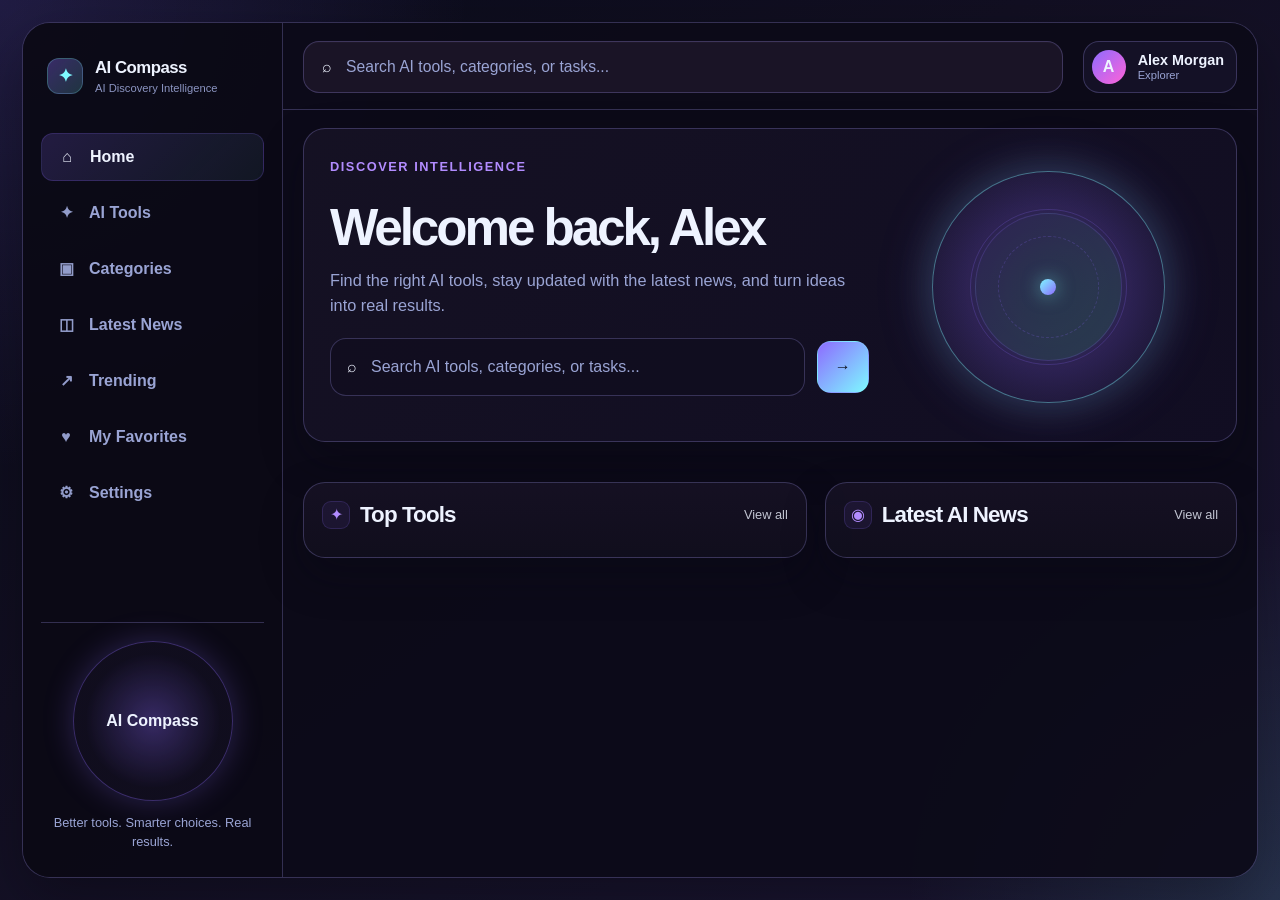
<file: index.html>
<!doctype html>
<html lang="en">
  <head>
    <meta charset="UTF-8" />
    <meta name="viewport" content="width=device-width, initial-scale=1.0" />
    <meta
      name="description"
      content="AI Compass dashboard for discovering, comparing, and evaluating AI tools with source-backed context."
    />
    <meta name="robots" content="index,follow" />
    <title>AI Compass | Discover Better AI Tools</title>
    <link rel="canonical" href="https://skhm9.github.io/ai-compass/" />
    <link rel="stylesheet" href="assets/styles.css" />
    <script src="assets/app.js" defer></script>
  </head>
  <body class="dashboard-shell">
    <div class="app-frame">
      <aside class="sidebar" id="sidebar">
        <div class="brand-wrap">
          <div class="brand-mark">✦</div>
          <div class="brand-copy">
            <div class="brand-name">AI Compass</div>
            <div class="brand-tag">AI Discovery Intelligence</div>
          </div>
        </div>

        <nav class="side-nav" aria-label="Main navigation">
          <a href="index.html" class="nav-item active">
            <span class="nav-icon">⌂</span>
            <span>Home</span>
          </a>
          <a href="tools.html" class="nav-item">
            <span class="nav-icon">✦</span>
            <span>AI Tools</span>
          </a>
          <a href="tools.html" class="nav-item">
            <span class="nav-icon">▣</span>
            <span>Categories</span>
          </a>
          <a href="news.html" class="nav-item">
            <span class="nav-icon">◫</span>
            <span>Latest News</span>
          </a>
          <a href="tools.html" class="nav-item">
            <span class="nav-icon">↗</span>
            <span>Trending</span>
          </a>
          <a href="tools.html" class="nav-item">
            <span class="nav-icon">♥</span>
            <span>My Favorites</span>
          </a>
          <a href="tools.html" class="nav-item">
            <span class="nav-icon">⚙</span>
            <span>Settings</span>
          </a>
        </nav>

        <div class="sidebar-footer">
          <div class="sidebar-badge">AI Compass</div>
          <p>Better tools. Smarter choices. Real results.</p>
        </div>
      </aside>

      <div class="main-panel">
        <header class="topbar">
          <button class="mobile-toggle" id="mobile-toggle" type="button" aria-label="Open navigation">
            ☰
          </button>

          <label class="top-search" for="top-search-input">
            <span class="search-icon">⌕</span>
            <input id="top-search-input" type="search" placeholder="Search AI tools, categories, or tasks..." aria-label="Search AI tools" />
          </label>

          <div class="user-chip">
            <div class="user-avatar">A</div>
            <div class="user-meta">
              <strong>Alex Morgan</strong>
              <span>Explorer</span>
            </div>
          </div>
        </header>

        <main class="dashboard-main">
          <section class="hero-block panel">
            <div class="hero-copy">
              <span class="eyebrow">DISCOVER INTELLIGENCE</span>
              <h1>Welcome back, Alex</h1>
              <p>Find the right AI tools, stay updated with the latest news, and turn ideas into real results.</p>

              <form id="hero-search-form" class="hero-search" action="tools.html" method="GET">
                <label class="hero-search-field">
                  <span class="search-icon">⌕</span>
                  <input id="hero-search-input" name="q" type="search" placeholder="Search AI tools, categories, or tasks..." aria-label="Search AI tools and categories" />
                </label>
                <button type="submit" class="hero-search-button" aria-label="Search tools">→</button>
              </form>

              <div id="home-category-pills" class="chip-row" aria-label="Quick categories"></div>
            </div>

            <div class="hero-graphic" aria-hidden="true">
              <div class="compass-outer">
                <div class="compass-inner">
                  <div class="compass-center"></div>
                </div>
              </div>
            </div>
          </section>

          <section id="dashboard-metrics" class="metric-grid" aria-live="polite"></section>

          <section class="content-grid">
            <div class="panel panel-list">
              <div class="section-header">
                <div class="section-title-wrap">
                  <span class="section-mark">✦</span>
                  <h2>Top Tools</h2>
                </div>
                <a href="tools.html" class="section-link">View all</a>
              </div>
              <div id="top-tools" class="tool-list" aria-live="polite"></div>
            </div>

            <div class="panel panel-list news-panel">
              <div class="section-header">
                <div class="section-title-wrap">
                  <span class="section-mark">◉</span>
                  <h2>Latest AI News</h2>
                </div>
                <a href="news.html" class="section-link">View all</a>
              </div>
              <div id="dashboard-news" class="news-list" aria-live="polite"></div>
            </div>
          </section>
        </main>
      </div>
    </div>
  </body>
</html>
</file>
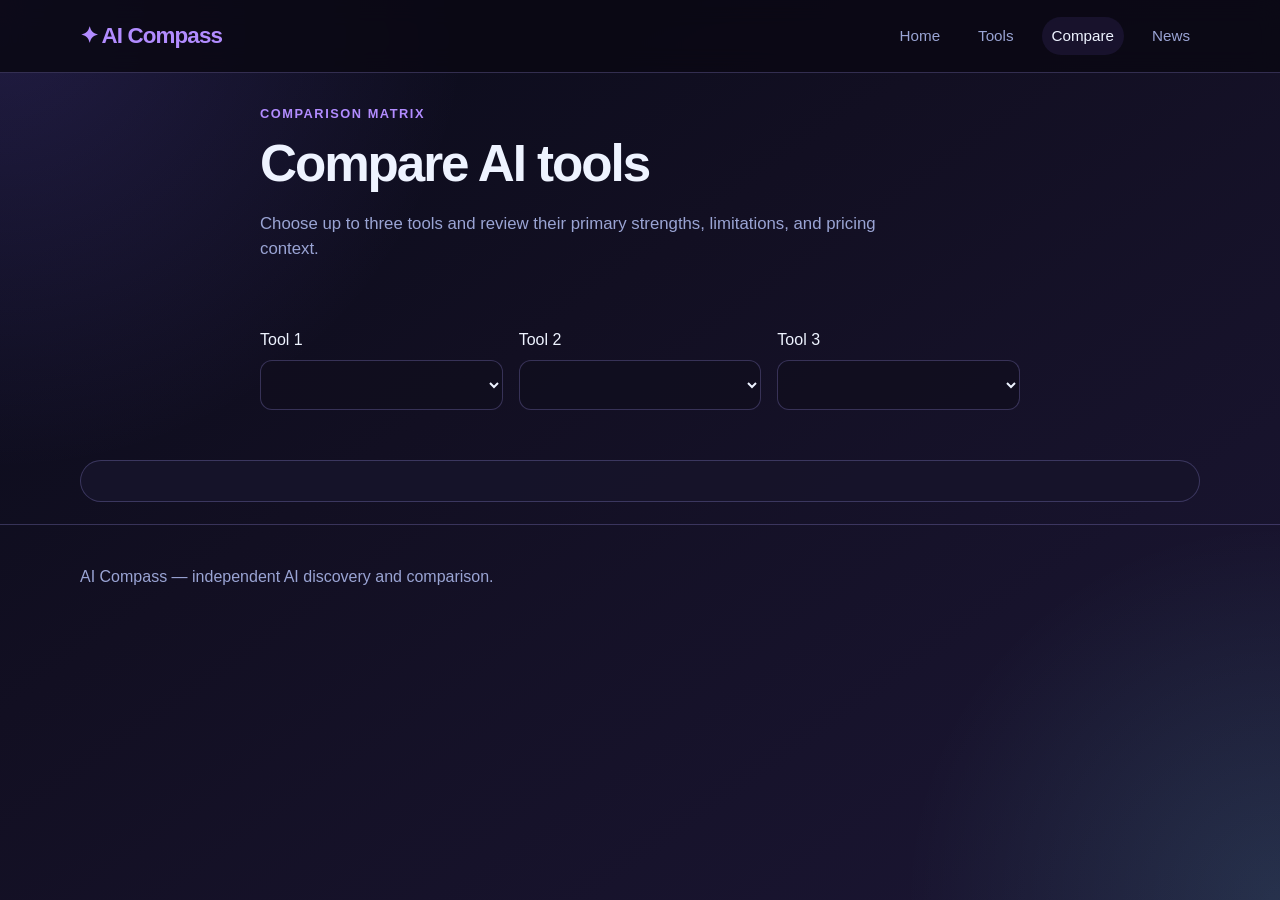
<file: comparison.html>
<!doctype html>
<html lang="en">
  <head>
    <meta charset="UTF-8" />
    <meta name="viewport" content="width=device-width, initial-scale=1.0" />
    <meta
      name="description"
      content="Compare AI tools side by side on pricing context, strengths, limitations, and source-backed notes."
    />
    <meta name="robots" content="index,follow" />
    <title>Compare AI Tools | AI Compass</title>
    <link rel="canonical" href="https://skhm9.github.io/ai-compass/comparison.html" />
    <link rel="stylesheet" href="assets/styles.css" />
    <script src="assets/app.js" defer></script>
  </head>
  <body>
    <header class="site-header">
      <div class="container nav-shell">
        <a href="index.html" class="brand" aria-label="AI Compass home">✦ AI Compass</a>
        <nav class="main-nav" aria-label="Main navigation">
          <a href="index.html">Home</a>
          <a href="tools.html">Tools</a>
          <a href="comparison.html" class="active">Compare</a>
          <a href="news.html">News</a>
        </nav>
      </div>
    </header>

    <main class="page-shell">
      <section class="section page-head">
        <div class="container narrow">
          <span class="eyebrow">Comparison matrix</span>
          <h1>Compare AI tools</h1>
          <p class="page-intro">Choose up to three tools and review their primary strengths, limitations, and pricing context.</p>
        </div>
      </section>

      <section class="section">
        <div class="container narrow compare-selectors">
          <div class="selector-group">
            <label for="compare-tool-1">Tool 1</label>
            <select id="compare-tool-1" aria-label="Choose first tool"></select>
          </div>
          <div class="selector-group">
            <label for="compare-tool-2">Tool 2</label>
            <select id="compare-tool-2" aria-label="Choose second tool"></select>
          </div>
          <div class="selector-group">
            <label for="compare-tool-3">Tool 3</label>
            <select id="compare-tool-3" aria-label="Choose third tool"></select>
          </div>
        </div>
      </section>

      <section class="section">
        <div class="container">
          <div id="compare-output" class="compare-panel" aria-live="polite"></div>
        </div>
      </section>
    </main>

    <footer class="site-footer">
      <div class="container footer-shell">
        <p>AI Compass — independent AI discovery and comparison.</p>
      </div>
    </footer>

    <script>
      document.addEventListener('DOMContentLoaded', () => {
        window.aiCompassApp && window.aiCompassApp.initComparisonPage();
      });
    </script>
  </body>
</html>
</file>
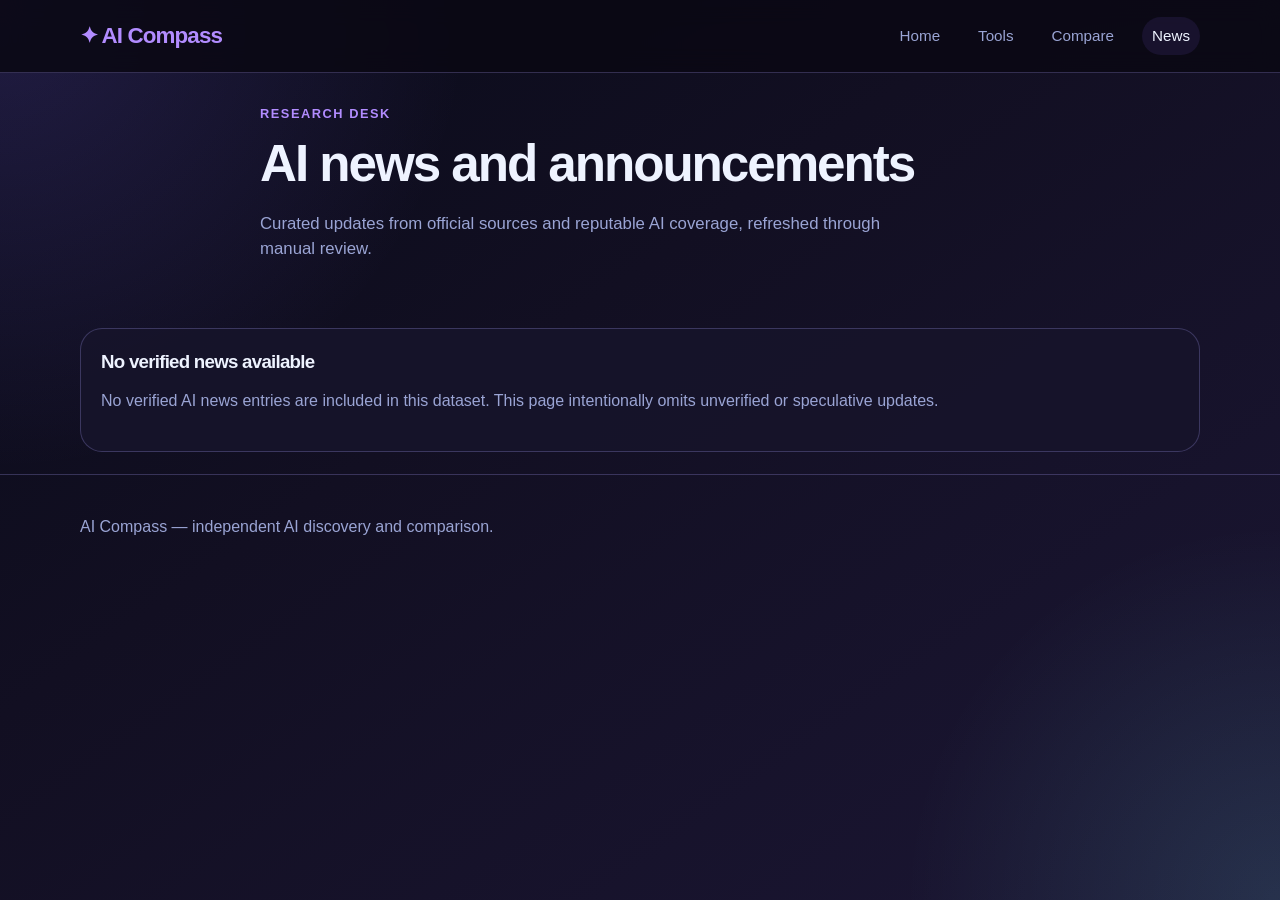
<file: news.html>
<!doctype html>
<html lang="en">
  <head>
    <meta charset="UTF-8" />
    <meta name="viewport" content="width=device-width, initial-scale=1.0" />
    <meta
      name="description"
      content="AI news, official updates, and curated product summaries from trusted sources on AI Compass."
    />
    <meta name="robots" content="index,follow" />
    <title>AI News | AI Compass</title>
    <link rel="canonical" href="https://skhm9.github.io/ai-compass/news.html" />
    <link rel="stylesheet" href="assets/styles.css" />
    <script src="assets/app.js" defer></script>
  </head>
  <body>
    <header class="site-header">
      <div class="container nav-shell">
        <a href="index.html" class="brand" aria-label="AI Compass home">✦ AI Compass</a>
        <nav class="main-nav" aria-label="Main navigation">
          <a href="index.html">Home</a>
          <a href="tools.html">Tools</a>
          <a href="comparison.html">Compare</a>
          <a href="news.html" class="active">News</a>
        </nav>
      </div>
    </header>

    <main class="page-shell">
      <section class="section page-head">
        <div class="container narrow">
          <span class="eyebrow">Research desk</span>
          <h1>AI news and announcements</h1>
          <p class="page-intro">Curated updates from official sources and reputable AI coverage, refreshed through manual review.</p>
        </div>
      </section>

      <section class="section">
        <div class="container">
          <div id="news-list" class="news-list" aria-live="polite"></div>
        </div>
      </section>
    </main>

    <footer class="site-footer">
      <div class="container footer-shell">
        <p>AI Compass — independent AI discovery and comparison.</p>
      </div>
    </footer>

    <script>
      document.addEventListener('DOMContentLoaded', () => {
        window.aiCompassApp && window.aiCompassApp.initNewsPage();
      });
    </script>
  </body>
</html>
</file>
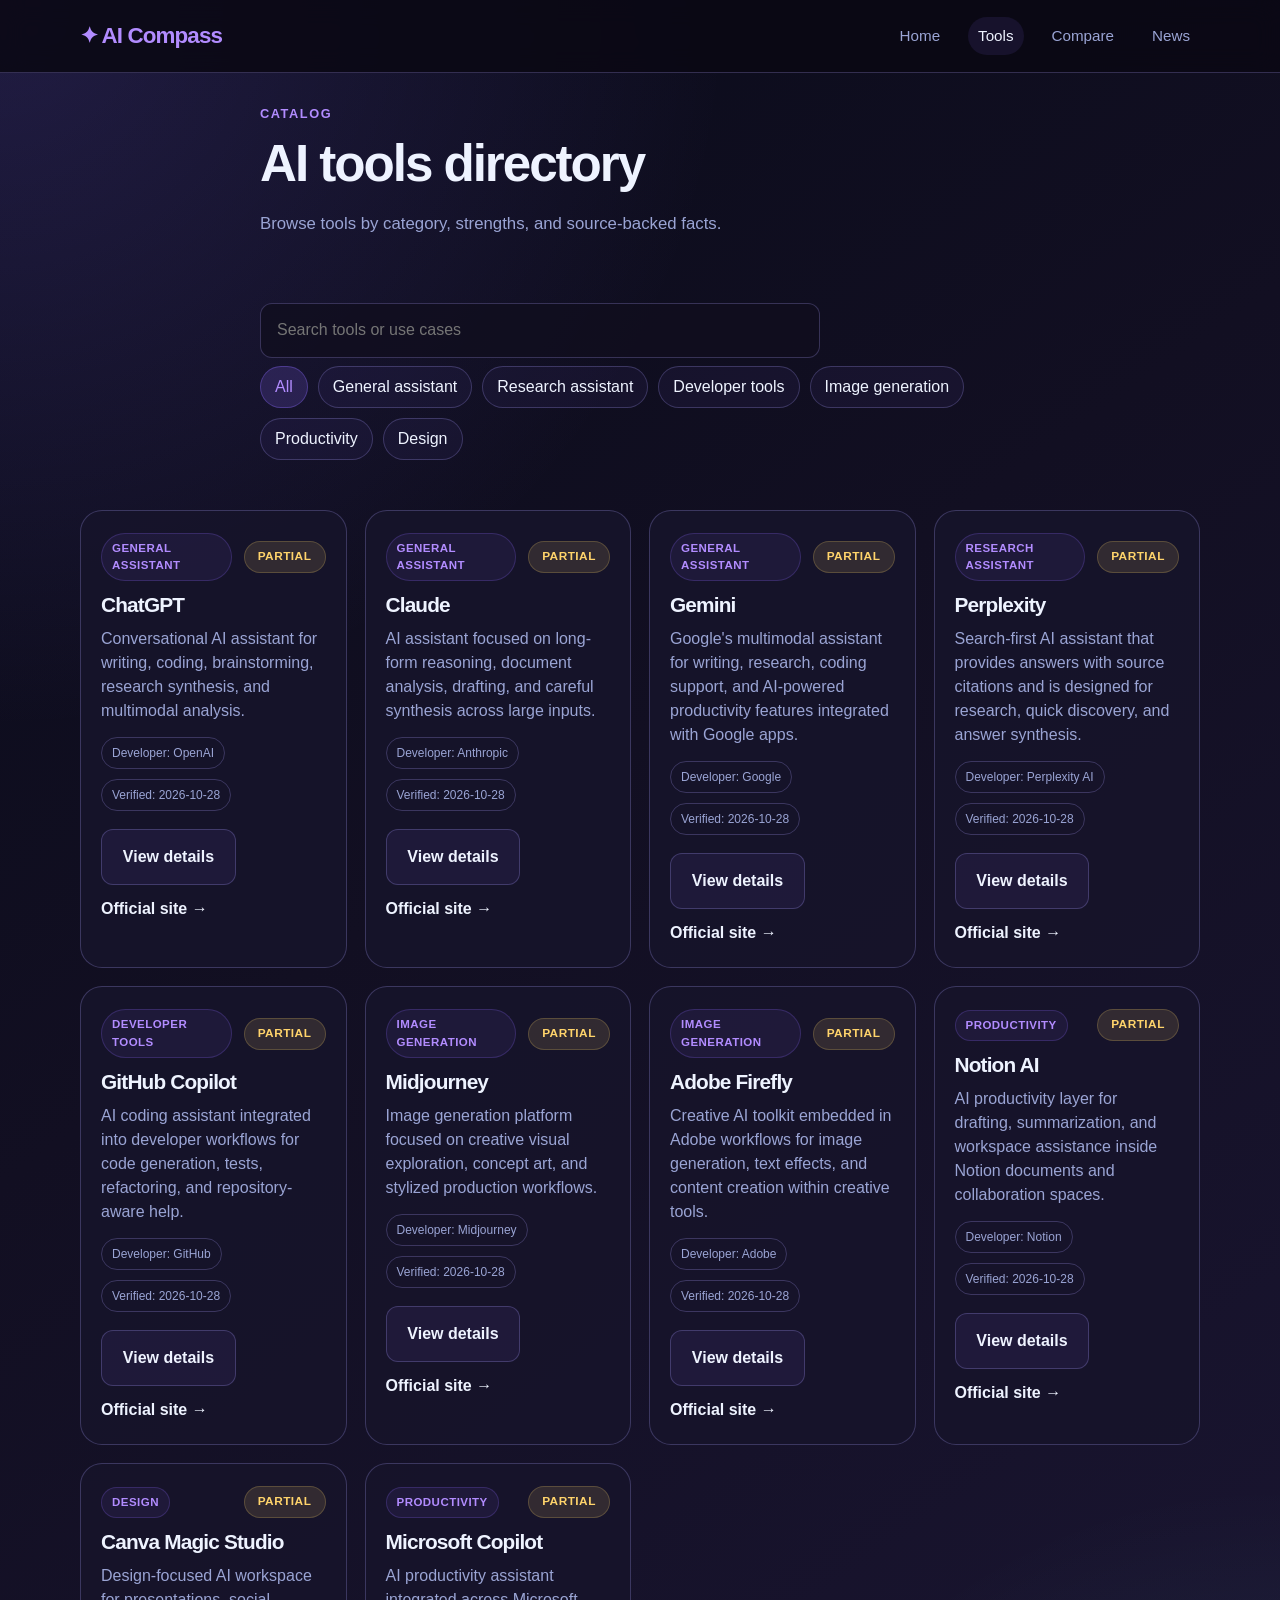
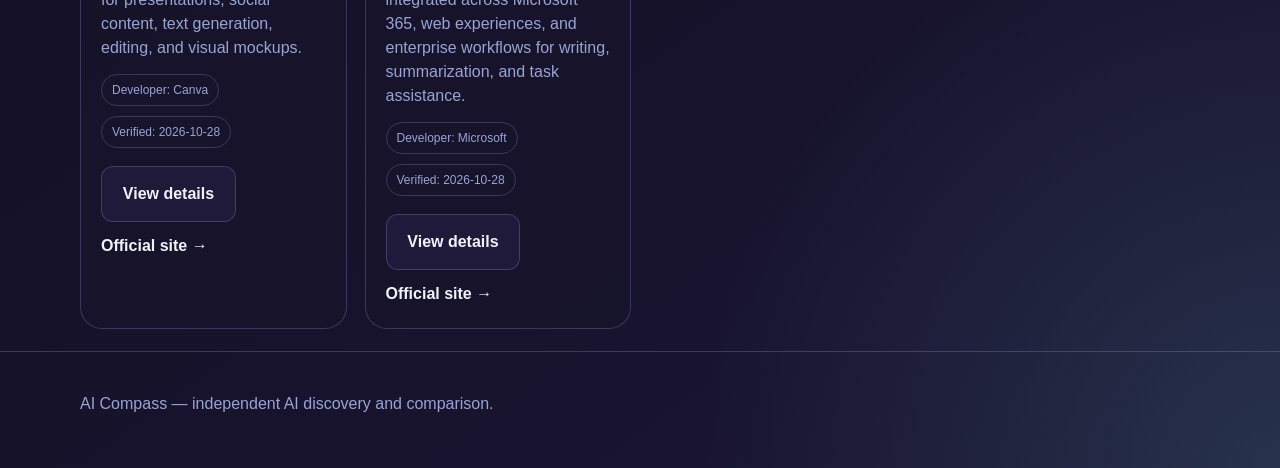
<file: tools.html>
<!doctype html>
<html lang="en">
  <head>
    <meta charset="UTF-8" />
    <meta name="viewport" content="width=device-width, initial-scale=1.0" />
    <meta
      name="description"
      content="Browse AI tools, compare capabilities, pricing context, and source-backed notes on AI Compass."
    />
    <meta name="robots" content="index,follow" />
    <title>AI Tools Catalog | AI Compass</title>
    <link rel="canonical" href="https://skhm9.github.io/ai-compass/tools.html" />
    <link rel="stylesheet" href="assets/styles.css" />
    <script src="assets/app.js" defer></script>
  </head>
  <body>
    <header class="site-header">
      <div class="container nav-shell">
        <a href="index.html" class="brand" aria-label="AI Compass home">✦ AI Compass</a>
        <nav class="main-nav" aria-label="Main navigation">
          <a href="index.html">Home</a>
          <a href="tools.html" class="active">Tools</a>
          <a href="comparison.html">Compare</a>
          <a href="news.html">News</a>
        </nav>
      </div>
    </header>

    <main class="page-shell">
      <section class="section page-head">
        <div class="container narrow">
          <span class="eyebrow">Catalog</span>
          <h1>AI tools directory</h1>
          <p class="page-intro">Browse tools by category, strengths, and source-backed facts.</p>
        </div>
      </section>

      <section class="section">
        <div class="container narrow">
          <div class="toolbar">
            <label class="search-wrap" for="tool-search">
              <span class="sr-only">Search tools</span>
              <input id="tool-search" type="search" placeholder="Search tools or use cases" aria-label="Search tools" />
            </label>
          </div>
          <div id="category-filters" class="chip-row" aria-label="Filter by category"></div>
        </div>
      </section>

      <section class="section">
        <div class="container">
          <div id="tool-list" class="tool-grid" aria-live="polite"></div>
        </div>
      </section>
    </main>

    <footer class="site-footer">
      <div class="container footer-shell">
        <p>AI Compass — independent AI discovery and comparison.</p>
      </div>
    </footer>

    <script>
      document.addEventListener('DOMContentLoaded', () => {
        window.aiCompassApp && window.aiCompassApp.initToolsPage();
      });
    </script>
  </body>
</html>
</file>
<file: assets/styles.css>
@charset "UTF-8";
:root {
  --bg-1: #090B1A;
  --bg-2: #120F22;
  --bg-3: #1B1634;
  --panel: #17152B;
  --panel-strong: #1D1A39;
  --panel-soft: #221D42;
  --border: rgba(173, 160, 255, 0.25);
  --text: #EEF3FF;
  --muted: #9AA4D4;
  --purple: #8D6BFF;
  --purple-soft: #B28CFF;
  --cyan: #7EF9FF;
  --teal: #44D9C9;
  --pink: #FF63D8;
  --warning: #ffd46b;
  --shadow: rgba(8, 9, 18, 0.62);
  --radius: 22px;
  --radius-small: 14px;
}

* {
  box-sizing: border-box;
}

html {
  scroll-behavior: smooth;
}

body {
  margin: 0;
  min-height: 100vh;
  font-family: Inter, "Segoe UI", sans-serif;
  background:
    radial-gradient(circle at top left, rgba(141, 107, 255, 0.18), transparent 30%),
    radial-gradient(circle at bottom right, rgba(126, 249, 255, 0.12), transparent 24%),
    linear-gradient(145deg, var(--bg-1), var(--bg-2) 40%, var(--bg-3));
  color: var(--text);
  line-height: 1.5;
}

a {
  color: inherit;
  text-decoration: none;
}

button, input, select {
  font: inherit;
}

img {
  max-width: 100%;
  display: block;
}

.container {
  width: min(1120px, calc(100% - 32px));
  margin: 0 auto;
}

.narrow {
  max-width: 760px;
}

.site-header {
  position: sticky;
  top: 0;
  z-index: 30;
  background: rgba(11, 9, 20, 0.88);
  backdrop-filter: blur(12px);
  border-bottom: 1px solid var(--border);
}

.nav-shell {
  display: flex;
  align-items: center;
  justify-content: space-between;
  min-height: 72px;
  gap: 24px;
}

.brand {
  font-size: 1.4rem;
  font-weight: 800;
  letter-spacing: -0.04em;
  color: var(--purple-soft);
  text-decoration: none;
}

.main-nav {
  display: flex;
  align-items: center;
  gap: 18px;
  flex-wrap: wrap;
}

.main-nav a {
  font-size: 0.95rem;
  color: var(--muted);
  text-decoration: none;
  padding: 8px 10px;
  border-radius: 999px;
  transition: 0.2s ease;
}

.main-nav a:hover,
.main-nav a.active {
  color: var(--text);
  background: rgba(141, 107, 255, 0.1);
}

.hero {
  padding: 72px 0 52px;
  background: radial-gradient(circle at top, rgba(141, 107, 255, 0.18), rgba(9, 11, 26, 0.96) 52%);
}

.hero-inner {
  display: grid;
  grid-template-columns: 1.5fr 0.95fr;
  gap: 24px;
  align-items: center;
}

.eyebrow {
  display: inline-block;
  margin-bottom: 12px;
  color: var(--purple-soft);
  font-size: 0.8rem;
  font-weight: 800;
  letter-spacing: 0.12em;
  text-transform: uppercase;
}

h1, h2, h3, h4 {
  margin: 0 0 12px;
  line-height: 1.15;
  letter-spacing: -0.04em;
}

h1 {
  font-size: clamp(2.2rem, 4vw, 4rem);
}

h2 {
  font-size: clamp(1.7rem, 2vw, 2.5rem);
}

.page-head {
  padding-top: 52px;
}

.page-intro {
  max-width: 640px;
  color: var(--muted);
  font-size: 1.05rem;
}

.hero-copy p {
  max-width: 620px;
  color: var(--muted);
  font-size: 1.08rem;
}

.hero-actions {
  display: flex;
  gap: 12px;
  flex-wrap: wrap;
  margin-top: 24px;
}

.button {
  display: inline-flex;
  align-items: center;
  justify-content: center;
  padding: 0.95rem 1.3rem;
  border-radius: 12px;
  border: 1px solid var(--border);
  font-weight: 700;
  transition: 0.2s ease;
  cursor: pointer;
}

.button:hover {
  text-decoration: none;
}

.button.primary {
  background: linear-gradient(135deg, var(--purple), var(--cyan));
  border-color: transparent;
  color: #121620;
}

.button.secondary {
  background: rgba(141, 107, 255, 0.08);
  color: var(--text);
}

.hero-panel {
  display: grid;
  gap: 18px;
}

.stat-card {
  background: rgba(23, 21, 43, 0.9);
  border: 1px solid var(--border);
  border-radius: var(--radius);
  padding: 22px 20px;
  box-shadow: var(--shadow);
}

.stat-card strong {
  display: block;
  font-size: 2rem;
  margin-bottom: 4px;
  color: var(--purple-soft);
}

.stat-card span {
  color: var(--muted);
}

.section {
  padding: 28px 0 22px;
}

.alt-section {
  background: rgba(12, 25, 36, 0.65);
  border-block: 1px solid var(--border);
}

.section-head {
  display: flex;
  align-items: end;
  justify-content: space-between;
  gap: 20px;
  margin-bottom: 18px;
}

.inline-link {
  font-weight: 600;
}

.tool-grid, .news-list, .use-case-grid {
  display: grid;
  gap: 18px;
}

.tool-grid {
  grid-template-columns: repeat(auto-fit, minmax(220px, 1fr));
}

.use-case-grid {
  grid-template-columns: repeat(auto-fit, minmax(220px, 1fr));
}

.tool-card, .info-card, .news-card, .detail-panel, .compare-panel {
  background: rgba(23, 21, 43, 0.9);
  border: 1px solid var(--border);
  border-radius: var(--radius);
  box-shadow: var(--shadow);
}

.tool-card {
  padding: 22px 20px;
}

.tool-card-header {
  display: flex;
  align-items: center;
  justify-content: space-between;
  gap: 12px;
  margin-bottom: 12px;
}

.tool-category {
  display: inline-block;
  padding: 6px 10px;
  border-radius: 999px;
  background: rgba(141, 107, 255, 0.08);
  color: var(--purple-soft);
  border: 1px solid rgba(141, 107, 255, 0.22);
  font-size: 0.72rem;
  font-weight: 700;
  letter-spacing: 0.04em;
  text-transform: uppercase;
}

.tool-card h3 { font-size: 1.3rem; margin-bottom: 10px; }
.tool-card p { color: var(--muted); margin: 0 0 14px; }
.meta-row { display: flex; flex-wrap: wrap; gap: 10px; margin-bottom: 18px; }
.meta-row.compact-row { margin-bottom: 12px; }
.meta-pill {
  display: inline-flex; align-items: center; gap: 6px; padding: 6px 10px; border: 1px solid var(--border); border-radius: 999px; font-size: 0.75rem; color: var(--muted);
}
.status-badge {
  display: inline-flex; align-items: center; justify-content: center; min-width: 82px; border-radius: 999px; padding: 6px 10px; font-size: 0.74rem; font-weight: 700; text-transform: uppercase; letter-spacing: 0.04em;
}
.status-badge.verified { background: rgba(68, 217, 201, 0.12); color: var(--teal); border: 1px solid rgba(68, 217, 201, 0.2); }
.status-badge.partial { background: rgba(255, 212, 107, 0.12); color: var(--warning); border: 1px solid rgba(255, 212, 107, 0.2); }
.status-badge.unverified { background: rgba(255, 99, 216, 0.10); color: var(--pink); border: 1px solid rgba(255, 99, 216, 0.2); }
.tool-card .actions { display: flex; align-items: center; justify-content: space-between; gap: 12px; flex-wrap: wrap; }
.source-stack { display: flex; flex-wrap: wrap; gap: 8px; margin-top: 12px; }
.source-stack a, .sources a {
  display: inline-flex; align-items: center; gap: 8px; padding: 6px 10px; border-radius: 999px; border: 1px solid var(--border); color: var(--text); background: rgba(141, 107, 255, 0.04);
}

.chip-row { display: flex; flex-wrap: wrap; gap: 10px; margin-top: 18px; }
.chip {
  background: rgba(141, 107, 255, 0.06); color: var(--text); border: 1px solid var(--border); border-radius: 999px; padding: 8px 14px; cursor: pointer; transition: 0.2s ease;
}
.chip.active, .chip:hover { background: rgba(141, 107, 255, 0.18); border-color: rgba(141, 107, 255, 0.35); color: var(--purple-soft); }
.toolbar { display: flex; justify-content: space-between; gap: 16px; align-items: center; flex-wrap: wrap; }
.search-wrap { width: min(100%, 560px); }
.search-wrap input, .selector-group select { width: 100%; background: rgba(17, 14, 31, 0.8); color: var(--text); border: 1px solid var(--border); border-radius: 12px; padding: 0.9rem 1rem; }
.search-wrap input:focus, .selector-group select:focus { outline: 2px solid rgba(126, 249, 255, 0.45); outline-offset: 2px; }

.info-card, .news-card { padding: 22px 20px; }
.info-card p, .news-card p, .list-note, .tool-card .list-note { color: var(--muted); }
.news-card { display: grid; gap: 12px; }
.news-card-header { display: flex; align-items: center; justify-content: space-between; gap: 12px; flex-wrap: wrap; }
.news-card time { color: var(--muted); font-size: 0.82rem; }
.news-tag {
  display: inline-block; padding: 6px 10px; border-radius: 999px; background: rgba(126, 249, 255, 0.08); color: var(--cyan); border: 1px solid rgba(126, 249, 255, 0.18); font-size: 0.72rem; text-transform: uppercase; letter-spacing: 0.05em; font-weight: 700;
}

.compare-selectors { display: grid; grid-template-columns: repeat(auto-fit, minmax(180px, 1fr)); gap: 16px; }
.selector-group { display: grid; gap: 8px; }
.compare-panel { padding: 20px; overflow-x: auto; }
.compare-table { width: 100%; border-collapse: collapse; min-width: 640px; }
.compare-table th, .compare-table td { border-bottom: 1px solid var(--border); text-align: left; padding: 14px 12px; vertical-align: top; }
.compare-table th { color: var(--purple-soft); font-size: 0.8rem; letter-spacing: 0.08em; text-transform: uppercase; }
.compare-table td { color: var(--text); }
.compare-table .muted { color: var(--muted); }

.detail-page { padding: 40px 0 64px; }
.detail-panel { padding: 24px; }
.detail-header { display: flex; align-items: start; justify-content: space-between; gap: 18px; flex-wrap: wrap; padding-bottom: 18px; border-bottom: 1px solid var(--border); margin-bottom: 18px; }
.detail-topline { display: flex; align-items: center; gap: 10px; flex-wrap: wrap; margin-bottom: 10px; }
.detail-grid { display: grid; grid-template-columns: repeat(auto-fit, minmax(220px, 1fr)); gap: 18px; margin-top: 18px; }
.detail-card { padding: 18px; border-radius: 12px; background: rgba(17, 14, 31, 0.8); border: 1px solid var(--border); }
.detail-card h3 { margin-bottom: 8px; color: var(--purple-soft); font-size: 0.82rem; letter-spacing: 0.08em; text-transform: uppercase; }
.detail-card ul { margin: 0; padding-left: 18px; color: var(--muted); }
.sources { display: flex; flex-wrap: wrap; gap: 10px; margin-top: 12px; }

.site-footer { border-top: 1px solid var(--border); padding: 24px 0 36px; color: var(--muted); }
.footer-shell { display: flex; justify-content: space-between; gap: 14px; align-items: center; flex-wrap: wrap; }

.dashboard-shell {
  min-height: 100vh;
  padding: 22px;
}

.app-frame {
  width: min(1480px, 100%);
  min-height: calc(100vh - 44px);
  margin: 0 auto;
  display: grid;
  grid-template-columns: 260px minmax(0, 1fr);
  background: rgba(13, 10, 23, 0.66);
  border: 1px solid var(--border);
  border-radius: 28px;
  box-shadow: 0 20px 60px rgba(0, 0, 0, 0.3);
  overflow: hidden;
}

.sidebar {
  background: rgba(11, 9, 20, 0.8);
  border-right: 1px solid var(--border);
  padding: 24px 18px 18px;
  display: flex;
  flex-direction: column;
  gap: 20px;
}

.brand-wrap {
  display: flex;
  align-items: center;
  gap: 12px;
  padding: 8px 6px 16px;
}

.brand-mark {
  width: 36px;
  height: 36px;
  display: grid;
  place-items: center;
  border-radius: 12px;
  background: linear-gradient(135deg, rgba(141, 107, 255, 0.35), rgba(126, 249, 255, 0.18));
  border: 1px solid rgba(126, 249, 255, 0.22);
  color: var(--cyan);
  font-size: 1.15rem;
  font-weight: 800;
}

.brand-copy {
  display: grid;
}

.brand-name {
  font-size: 1.05rem;
  font-weight: 800;
  letter-spacing: -0.03em;
}

.brand-tag {
  color: var(--muted);
  font-size: 0.7rem;
  opacity: 0.9;
}

.side-nav {
  display: grid;
  gap: 8px;
}

.nav-item {
  display: flex;
  align-items: center;
  gap: 12px;
  min-height: 48px;
  padding: 0 14px;
  border-radius: 12px;
  color: var(--muted);
  font-weight: 600;
  transition: 0.2s ease;
}

.nav-item:hover,
.nav-item.active {
  background: linear-gradient(135deg, rgba(141, 107, 255, 0.18), rgba(126, 249, 255, 0.06));
  color: var(--text);
  border: 1px solid rgba(141, 107, 255, 0.2);
}

.nav-icon {
  width: 22px;
  text-align: center;
  opacity: 0.95;
}

.sidebar-footer {
  margin-top: auto;
  padding: 18px 12px 8px;
  border-top: 1px solid var(--border);
}

.sidebar-badge {
  width: 160px;
  height: 160px;
  border-radius: 50%;
  margin: 0 auto 12px;
  display: grid;
  place-items: center;
  background: radial-gradient(circle at center, rgba(141, 107, 255, 0.34), rgba(17, 14, 31, 0.96) 60%);
  border: 1px solid rgba(141, 107, 255, 0.34);
  box-shadow: 0 0 30px rgba(141, 107, 255, 0.25);
  font-weight: 800;
}

.sidebar-footer p {
  margin: 0;
  color: var(--muted);
  text-align: center;
  font-size: 0.8rem;
}

.main-panel {
  min-width: 0;
  display: flex;
  flex-direction: column;
  background: rgba(12, 10, 24, 0.8);
}

.topbar {
  display: flex;
  align-items: center;
  gap: 20px;
  min-height: 86px;
  padding: 18px 20px 16px 20px;
  border-bottom: 1px solid var(--border);
}

.mobile-toggle {
  display: none;
  width: 42px;
  height: 42px;
  border: 1px solid var(--border);
  border-radius: 12px;
  background: rgba(141, 107, 255, 0.08);
  color: var(--text);
}

.top-search {
  flex: 1;
  display: flex;
  align-items: center;
  gap: 12px;
  min-height: 52px;
  padding: 0 18px;
  border-radius: 16px;
  border: 1px solid var(--border);
  background: rgba(28, 22, 40, 0.9);
  box-shadow: inset 0 1px 0 rgba(255,255,255,0.02);
}

.top-search input {
  width: 100%;
  border: 0;
  outline: none;
  background: transparent;
  color: var(--text);
  font-size: 0.98rem;
}

.top-search input::placeholder {
  color: var(--muted);
}

.user-chip {
  display: flex;
  align-items: center;
  gap: 12px;
  border: 1px solid var(--border);
  border-radius: 16px;
  background: rgba(23, 21, 43, 0.75);
  padding: 8px 12px 8px 8px;
}

.user-avatar {
  width: 34px;
  height: 34px;
  display: grid;
  place-items: center;
  border-radius: 50%;
  background: linear-gradient(135deg, var(--purple), var(--pink));
  font-weight: 700;
  color: var(--text);
}

.user-meta {
  display: grid;
  line-height: 1.2;
}

.user-meta strong {
  font-size: 0.9rem;
}

.user-meta span {
  font-size: 0.7rem;
  color: var(--muted);
}

.dashboard-main {
  display: grid;
  gap: 20px;
  padding: 18px 20px 28px;
}

.panel {
  background: linear-gradient(180deg, rgba(22, 18, 36, 0.9), rgba(17, 15, 29, 0.92));
  border: 1px solid var(--border);
  border-radius: var(--radius);
  box-shadow: 0 18px 40px rgba(7, 7, 20, 0.36);
}

.hero-block {
  display: grid;
  grid-template-columns: minmax(0, 1.25fr) minmax(260px, 0.75fr);
  gap: 18px;
  padding: 28px 26px 24px;
  background: linear-gradient(135deg, rgba(22, 18, 36, 0.95), rgba(18, 14, 35, 0.95));
}

.hero-copy {
  display: grid;
  gap: 10px;
}

.hero-copy h1 {
  margin: 0;
  font-size: clamp(2.3rem, 4vw, 3.5rem);
  line-height: 1.1;
  letter-spacing: -0.06em;
}

.hero-copy p {
  margin: 0;
  color: var(--muted);
  max-width: 680px;
  font-size: 1.02rem;
}

.hero-search {
  display: flex;
  align-items: center;
  gap: 12px;
  width: min(100%, 720px);
  margin-top: 8px;
}

.hero-search-field {
  flex: 1;
  min-height: 58px;
  display: flex;
  align-items: center;
  gap: 12px;
  background: rgba(17, 14, 31, 0.7);
  border: 1px solid var(--border);
  border-radius: 16px;
  padding: 0 16px;
}

.hero-search-field input {
  flex: 1;
  border: 0;
  outline: none;
  background: transparent;
  color: var(--text);
  font-size: 1rem;
}

.hero-search-field input::placeholder {
  color: var(--muted);
}

.hero-search-button {
  width: 52px;
  height: 52px;
  border: 1px solid rgba(126, 249, 255, 0.2);
  border-radius: 14px;
  background: linear-gradient(135deg, var(--purple), var(--cyan));
  color: #111424;
  font-weight: 900;
  cursor: pointer;
}

.chip-row {
  display: flex;
  flex-wrap: wrap;
  gap: 10px;
  margin-top: 8px;
}

.chip-pill {
  border: 1px solid var(--border);
  border-radius: 999px;
  background: rgba(141, 107, 255, 0.06);
  color: var(--muted);
  padding: 8px 12px;
  font-size: 0.76rem;
  cursor: pointer;
}

.muted-chip {
  opacity: 0.8;
}

.hero-graphic {
  display: grid;
  place-items: center;
  min-height: 260px;
  position: relative;
}

.compass-outer {
  position: relative;
  width: min(280px, 72%);
  aspect-ratio: 1;
  border-radius: 50%;
  background: radial-gradient(circle at center, rgba(126, 249, 255, 0.18), rgba(141, 107, 255, 0.22), rgba(17, 15, 29, 0.3));
  border: 1px solid rgba(126, 249, 255, 0.4);
  box-shadow: 0 0 40px rgba(126, 249, 255, 0.18), 0 0 60px rgba(141, 107, 255, 0.18);
}

.compass-outer::before,
.compass-outer::after {
  content: "";
  position: absolute;
  border-radius: 50%;
  inset: 16%;
  border: 1px solid rgba(141, 107, 255, 0.22);
}

.compass-outer::after {
  inset: 28%;
  border-style: dashed;
}

.compass-inner {
  position: absolute;
  inset: 18%;
  border-radius: 50%;
  background: linear-gradient(135deg, rgba(141, 107, 255, 0.2), rgba(126, 249, 255, 0.18)), rgba(10, 9, 17, 0.64);
  border: 1px solid rgba(141, 107, 255, 0.2);
}

.compass-center {
  position: absolute;
  inset: 50% auto auto 50%;
  width: 16px;
  height: 16px;
  border-radius: 50%;
  transform: translate(-50%, -50%);
  background: linear-gradient(135deg, var(--cyan), var(--purple));
  box-shadow: 0 0 18px rgba(126, 249, 255, 0.5);
}

.metric-grid {
  display: grid;
  grid-template-columns: repeat(4, minmax(150px, 1fr));
  gap: 18px;
}

.metric-card {
  display: grid;
  gap: 12px;
  padding: 18px 18px 16px;
  border-radius: 18px;
  background: linear-gradient(180deg, rgba(23, 21, 43, 0.95), rgba(25, 20, 38, 0.86));
  border: 1px solid var(--border);
  min-height: 118px;
}

.metric-card.purple { box-shadow: inset 0 0 20px rgba(141, 107, 255, 0.12); }
.metric-card.cyan { box-shadow: inset 0 0 20px rgba(126, 249, 255, 0.08); }
.metric-card.pink { box-shadow: inset 0 0 20px rgba(255, 99, 216, 0.08); }
.metric-card.teal { box-shadow: inset 0 0 20px rgba(68, 217, 201, 0.08); }

.metric-label {
  color: var(--muted);
  font-size: 0.76rem;
  letter-spacing: 0.08em;
  text-transform: uppercase;
}

.metric-value {
  font-size: clamp(1.9rem, 2.5vw, 2.6rem);
  letter-spacing: -0.06em;
  line-height: 1;
}

.metric-card small {
  color: var(--muted);
  font-size: 0.75rem;
}

.content-grid {
  display: grid;
  grid-template-columns: minmax(0, 1.1fr) minmax(300px, 0.9fr);
  gap: 18px;
}

.panel-list {
  padding: 18px 18px 12px;
}

.section-header {
  display: flex;
  align-items: center;
  justify-content: space-between;
  gap: 14px;
  margin-bottom: 16px;
}

.section-title-wrap {
  display: flex;
  align-items: center;
  gap: 10px;
}

.section-mark {
  display: inline-grid;
  place-items: center;
  width: 28px;
  height: 28px;
  border-radius: 9px;
  background: rgba(141, 107, 255, 0.08);
  color: var(--purple-soft);
  border: 1px solid rgba(141, 107, 255, 0.18);
}

.section-header h2 {
  margin: 0;
  font-size: 1.4rem;
  letter-spacing: -0.04em;
}

.section-link {
  color: var(--text);
  font-size: 0.8rem;
  opacity: 0.8;
}

.tool-list,
.news-list {
  display: grid;
  gap: 10px;
}

.tool-row {
  display: flex;
  align-items: center;
  justify-content: space-between;
  gap: 18px;
  padding: 12px 12px;
  border-radius: 16px;
  background: rgba(22, 18, 36, 0.74);
  border: 1px solid var(--border);
}

.tool-row-main {
  display: flex;
  align-items: center;
  gap: 12px;
  min-width: 0;
}

.tool-row-mark {
  width: 40px;
  height: 40px;
  border-radius: 12px;
  background: linear-gradient(135deg, rgba(141, 107, 255, 0.36), rgba(126, 249, 255, 0.18));
  display: grid;
  place-items: center;
  font-size: 0.8rem;
  font-weight: 800;
  color: var(--text);
}

.tool-row h3, .news-item h3 {
  margin: 0 0 4px;
  font-size: 1.02rem;
}

.tool-row p, .news-item p {
  margin: 0;
  color: var(--muted);
  font-size: 0.82rem;
  line-height: 1.5;
}

.tool-row-meta {
  display: flex;
  align-items: center;
  gap: 12px;
}

.status-pill {
  display: inline-flex;
  align-items: center;
  justify-content: center;
  min-width: 84px;
  padding: 7px 10px;
  border-radius: 999px;
  font-size: 0.7rem;
  font-weight: 700;
  text-transform: uppercase;
  letter-spacing: 0.04em;
}

.status-pill.verified {
  background: rgba(68, 217, 201, 0.12);
  color: var(--teal);
  border: 1px solid rgba(68, 217, 201, 0.2);
}

.status-pill.partial {
  background: rgba(255, 212, 107, 0.12);
  color: var(--warning);
  border: 1px solid rgba(255, 212, 107, 0.2);
}

.status-pill.unverified {
  background: rgba(255, 99, 216, 0.1);
  color: var(--pink);
  border: 1px solid rgba(255, 99, 216, 0.2);
}

.tool-row-meta a {
  display: inline-grid;
  place-items: center;
  width: 30px;
  height: 30px;
  border-radius: 50%;
  border: 1px solid var(--border);
  background: rgba(141, 107, 255, 0.06);
  color: var(--text);
}

.news-item {
  padding: 12px 12px;
  border-radius: 16px;
  border: 1px solid var(--border);
  background: rgba(22, 18, 36, 0.76);
}

.news-item-top {
  display: flex;
  align-items: center;
  justify-content: space-between;
  gap: 10px;
  margin-bottom: 8px;
}

.news-tag {
  display: inline-flex;
  padding: 5px 8px;
  border-radius: 999px;
  background: rgba(126, 249, 255, 0.08);
  border: 1px solid rgba(126, 249, 255, 0.18);
  color: var(--cyan);
  font-size: 0.66rem;
  font-weight: 700;
  text-transform: uppercase;
}

.news-item time {
  color: var(--muted);
  font-size: 0.72rem;
}

.news-item a {
  display: inline-block;
  margin-top: 12px;
  color: var(--purple-soft);
  font-weight: 600;
}

.empty-state {
  padding: 20px 12px 10px;
  border: 1px solid var(--border);
  border-radius: 16px;
  background: rgba(22, 18, 36, 0.68);
}

.empty-state h3 {
  margin: 0 0 8px;
}

.empty-state p {
  margin: 0;
  color: var(--muted);
}

.sr-only {
  position: absolute;
  width: 1px;
  height: 1px;
  padding: 0;
  margin: -1px;
  overflow: hidden;
  clip: rect(0, 0, 0, 0);
  white-space: nowrap;
  border: 0;
}

@media (max-width: 900px) {
  .app-frame {
    grid-template-columns: 1fr;
  }

  .sidebar {
    position: fixed;
    inset: 0 auto 0 0;
    width: min(280px, 82vw);
    transform: translateX(-110%);
    transition: transform 0.25s ease;
    z-index: 40;
    background: rgba(10, 9, 18, 0.96);
    backdrop-filter: blur(14px);
  }

  .sidebar.open {
    transform: translateX(0);
  }

  .mobile-toggle {
    display: inline-grid;
    place-items: center;
  }

  .hero-block,
  .content-grid,
  .hero-inner {
    grid-template-columns: 1fr;
  }

  .metric-grid {
    grid-template-columns: repeat(2, minmax(140px, 1fr));
  }
}

@media (max-width: 620px) {
  .dashboard-shell {
    padding: 12px;
  }

  .topbar {
    flex-wrap: wrap;
    padding: 12px 14px;
  }

  .user-chip {
    width: 100%;
    justify-content: center;
  }

  .dashboard-main {
    padding: 14px;
  }

  .hero-block {
    padding: 20px 16px;
  }

  .metric-grid {
    grid-template-columns: 1fr;
  }

  .tool-row {
    flex-direction: column;
    align-items: flex-start;
  }
}

@media (max-width: 720px) {
  .hero-inner { grid-template-columns: 1fr; }
  .nav-shell, .section-head, .footer-shell { align-items: flex-start; flex-direction: column; }
  .main-nav { gap: 10px; }
  .tool-card .actions, .detail-header { flex-direction: column; align-items: flex-start; }
  .hero-copy h1 { font-size: 2.2rem; }
}
</file>
